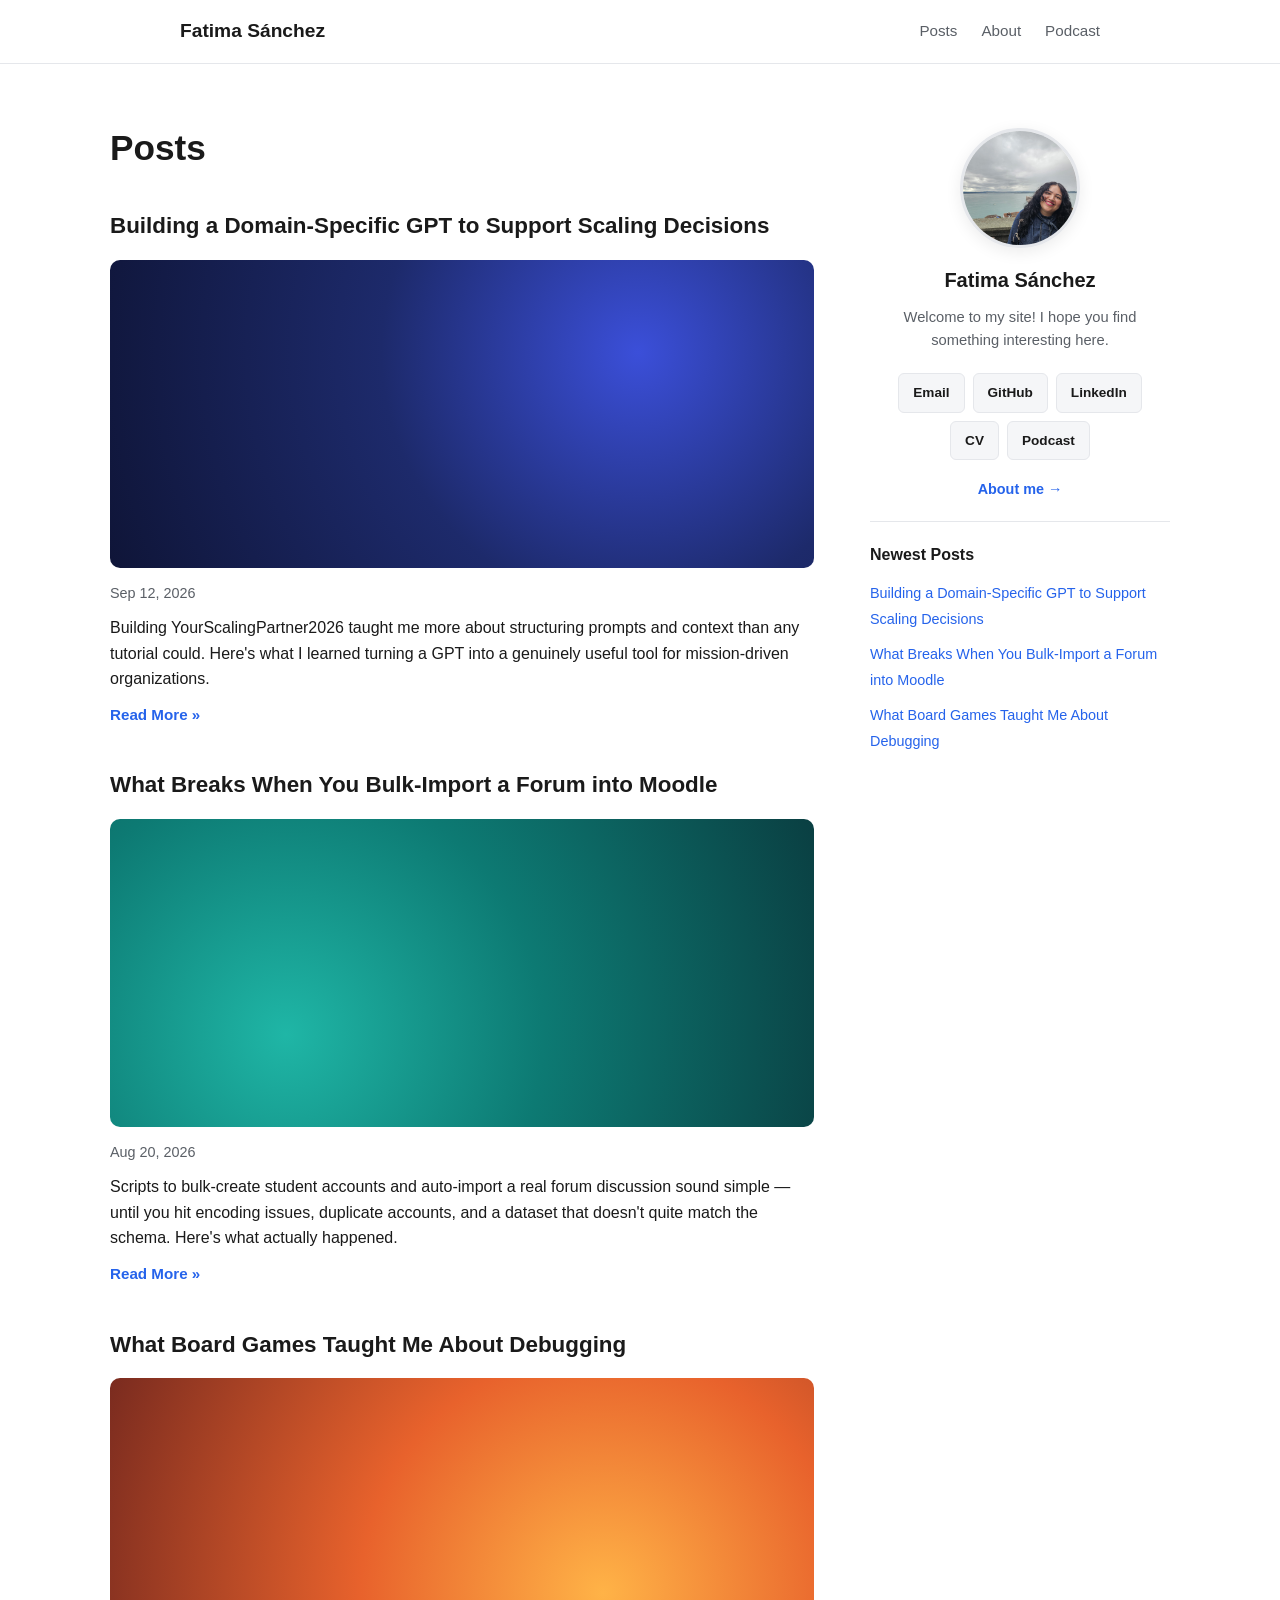
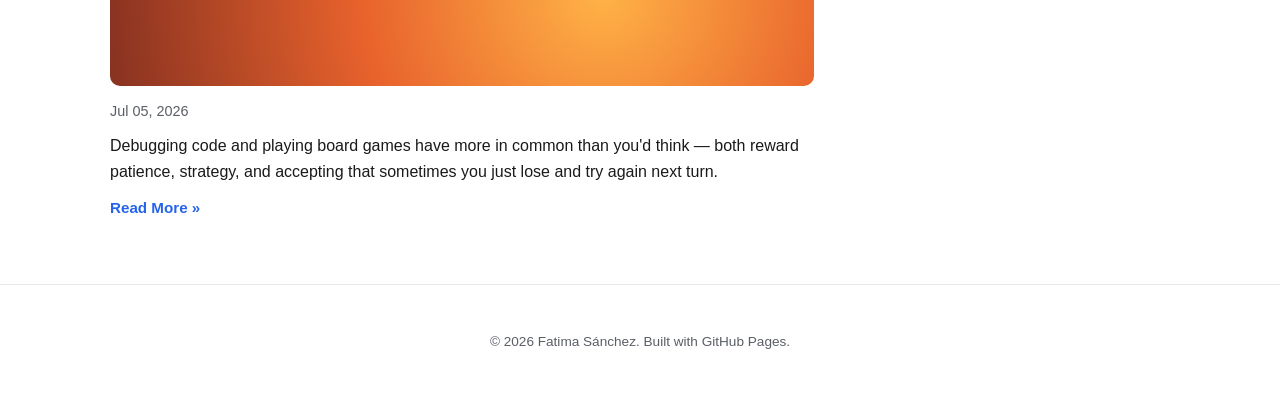
<file: index.html>
<!DOCTYPE html>
<html lang="en">
<head>
<meta charset="UTF-8">
<meta name="viewport" content="width=device-width, initial-scale=1.0">
<title>Fatima Sánchez — Posts</title>
<meta name="description" content="Posts by Fatima Sánchez.">
<link rel="stylesheet" href="style.css">
</head>
<body>

  <header class="site-header">
    <div class="container header-inner">
      <a href="index.html" class="logo">Fatima Sánchez</a>
      <nav>
        <a href="index.html">Posts</a>
        <a href="about.html">About</a>
        <a href="podcast.html">Podcast</a>
      </nav>
    </div>
  </header>

  <div class="page-layout container">

    <main class="posts-main">
      <h1>Posts</h1>

      <div class="posts-list">

        <article class="post-item">
          <a href="posts/post-scaling-gpt.html">
            <h2>Building a Domain-Specific GPT to Support Scaling Decisions</h2>
          </a>
          <a href="posts/post-scaling-gpt.html" class="post-banner post-banner-blue" aria-label="Read: Building a Domain-Specific GPT to Support Scaling Decisions"></a>
          <p class="post-date">Sep 12, 2026</p>
          <!-- EDIT ME: replace with your real excerpt -->
          <p class="post-excerpt">
            Building YourScalingPartner2026 taught me more about structuring prompts and
            context than any tutorial could. Here's what I learned turning a GPT into a
            genuinely useful tool for mission-driven organizations.
          </p>
          <a href="posts/post-scaling-gpt.html" class="read-more">Read More »</a>
        </article>

        <article class="post-item">
          <a href="posts/post-moodle-automation.html">
            <h2>What Breaks When You Bulk-Import a Forum into Moodle</h2>
          </a>
          <a href="posts/post-moodle-automation.html" class="post-banner post-banner-teal" aria-label="Read: What Breaks When You Bulk-Import a Forum into Moodle"></a>
          <p class="post-date">Aug 20, 2026</p>
          <!-- EDIT ME: replace with your real excerpt -->
          <p class="post-excerpt">
            Scripts to bulk-create student accounts and auto-import a real forum discussion
            sound simple — until you hit encoding issues, duplicate accounts, and a dataset
            that doesn't quite match the schema. Here's what actually happened.
          </p>
          <a href="posts/post-moodle-automation.html" class="read-more">Read More »</a>
        </article>

        <article class="post-item">
          <a href="posts/post-board-games.html">
            <h2>What Board Games Taught Me About Debugging</h2>
          </a>
          <a href="posts/post-board-games.html" class="post-banner post-banner-warm" aria-label="Read: What Board Games Taught Me About Debugging"></a>
          <p class="post-date">Jul 05, 2026</p>
          <!-- EDIT ME: replace with your real excerpt -->
          <p class="post-excerpt">
            Debugging code and playing board games have more in common than you'd think —
            both reward patience, strategy, and accepting that sometimes you just lose and
            try again next turn.
          </p>
          <a href="posts/post-board-games.html" class="read-more">Read More »</a>
        </article>

        <!-- EDIT ME: copy one <article class="post-item"> block per new post, and create a matching page under posts/ -->

      </div>
    </main>

    <aside class="sidebar">
      <img src="FatimaSanchezGithub.JPG" alt="Fatima Sánchez" class="sidebar-avatar">
      <h2 class="sidebar-name">Fatima Sánchez</h2>
      <!-- EDIT ME: your welcome line -->
      <p class="sidebar-welcome">Welcome to my site! I hope you find something interesting here.</p>

      <div class="sidebar-buttons">
        <!-- EDIT ME: fill in your real links -->
        <a href="mailto:soyfatointhewelt@gmail.com" class="sidebar-btn">Email</a>
        <a href="https://github.com/soyfatointhewelt" target="_blank" rel="noopener" class="sidebar-btn">GitHub</a>
        <a href="https://www.linkedin.com/in/f%C3%A1tima-s%C3%A1nchez-a37856a4/" target="_blank" rel="noopener" class="sidebar-btn">LinkedIn</a>
        <a href="CV_Fatima_Sanchez_EN.pdf" target="_blank" rel="noopener" class="sidebar-btn">CV</a>
        <a href="podcast.html" class="sidebar-btn">Podcast</a>
      </div>

      <a href="about.html" class="sidebar-about-link">About me →</a>

      <hr class="sidebar-divider">

      <h3 class="sidebar-heading">Newest Posts</h3>
      <ul class="newest-posts">
        <li><a href="posts/post-scaling-gpt.html">Building a Domain-Specific GPT to Support Scaling Decisions</a></li>
        <li><a href="posts/post-moodle-automation.html">What Breaks When You Bulk-Import a Forum into Moodle</a></li>
        <li><a href="posts/post-board-games.html">What Board Games Taught Me About Debugging</a></li>
        <!-- EDIT ME: add a line here each time you publish a new post -->
      </ul>
    </aside>

  </div>

  <footer class="site-footer">
    <div class="container">
      <p>&copy; <span id="year"></span> Fatima Sánchez. Built with GitHub Pages.</p>
    </div>
  </footer>

  <script>
    document.getElementById('year').textContent = new Date().getFullYear();
  </script>

</body>
</html>
</file>
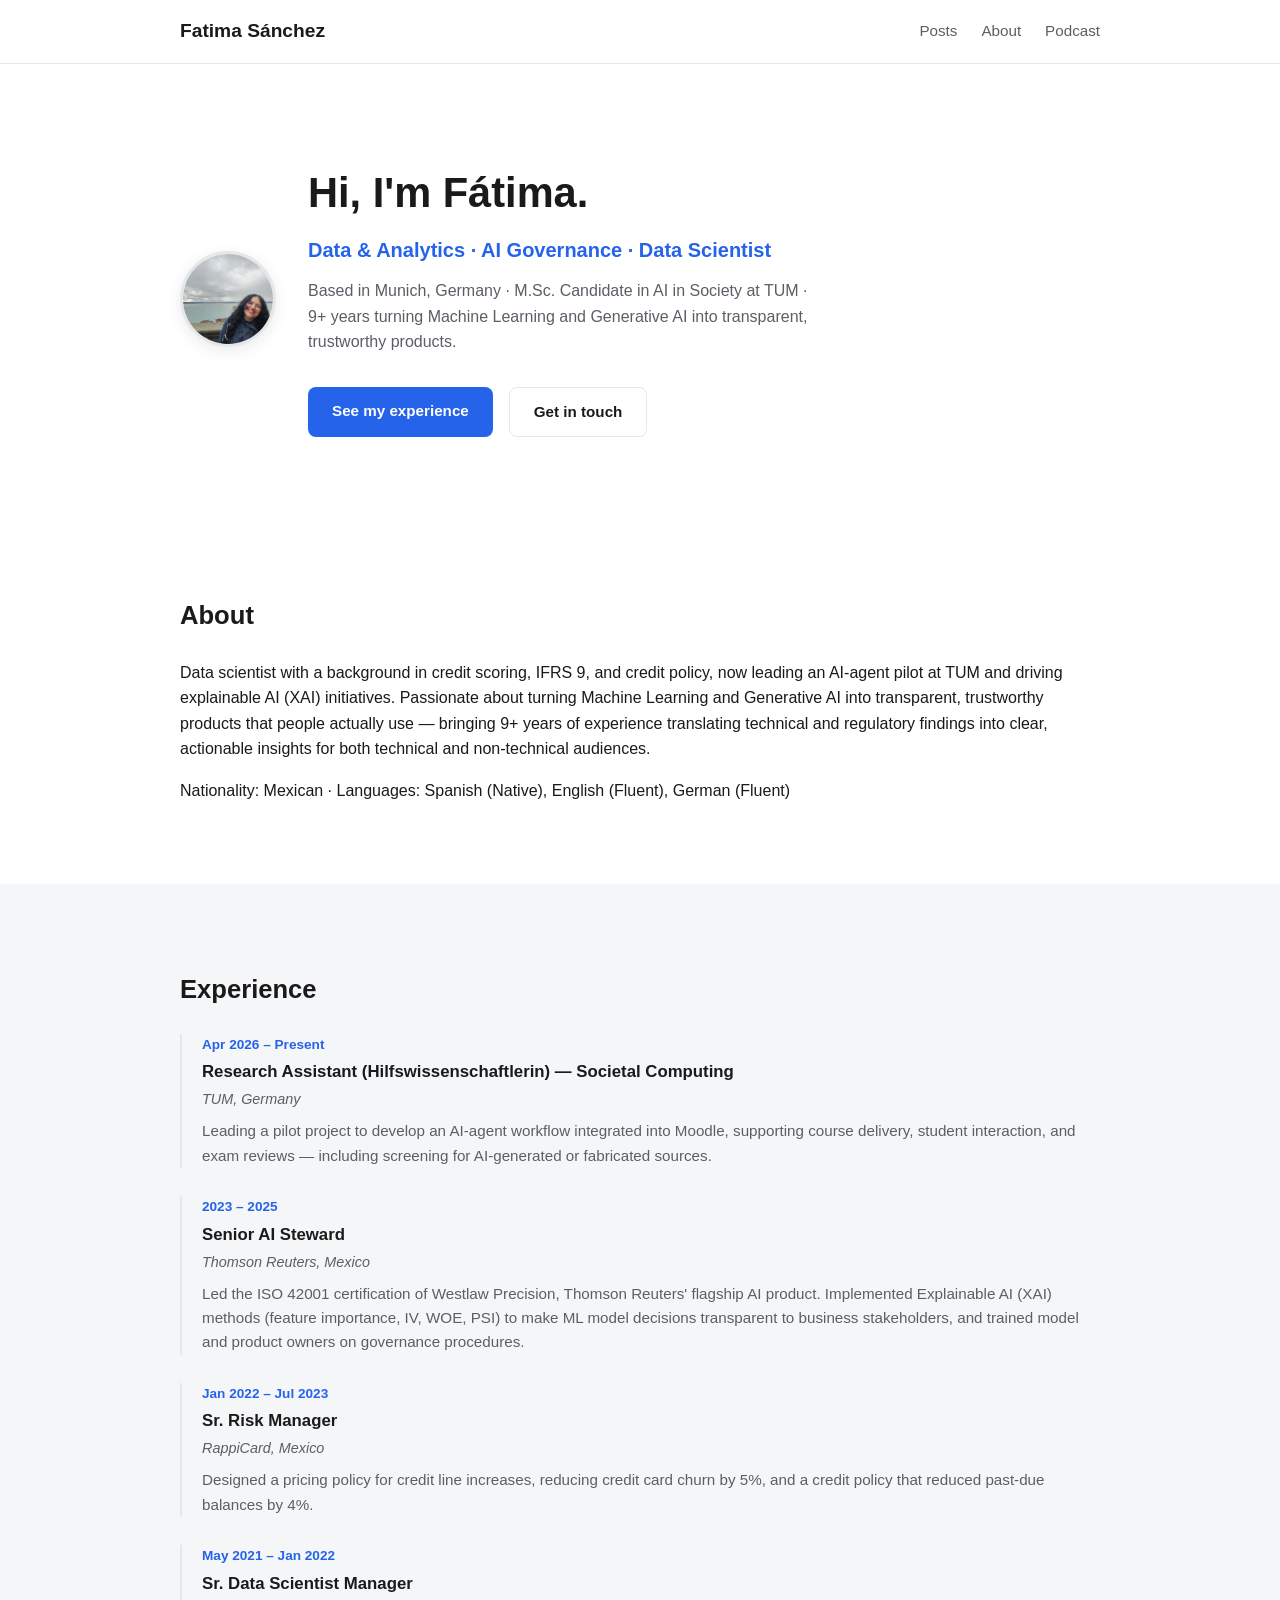
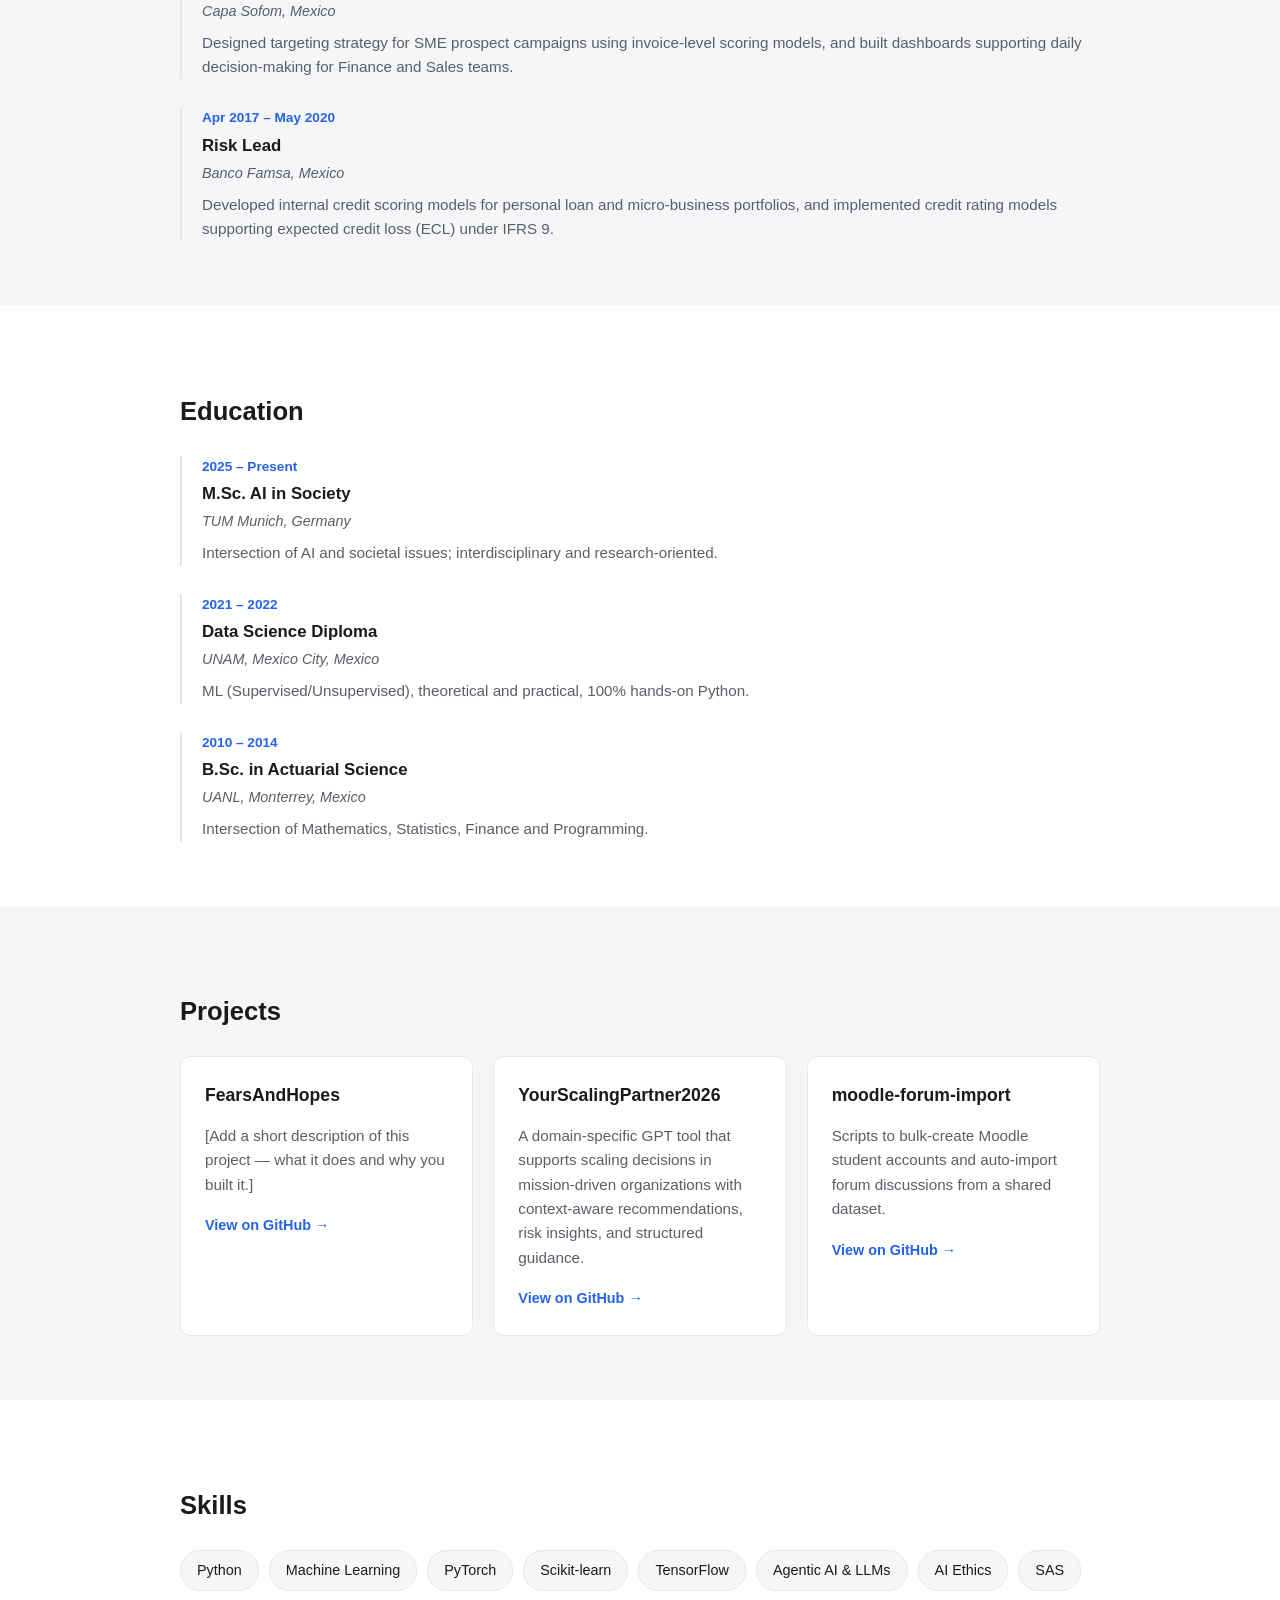
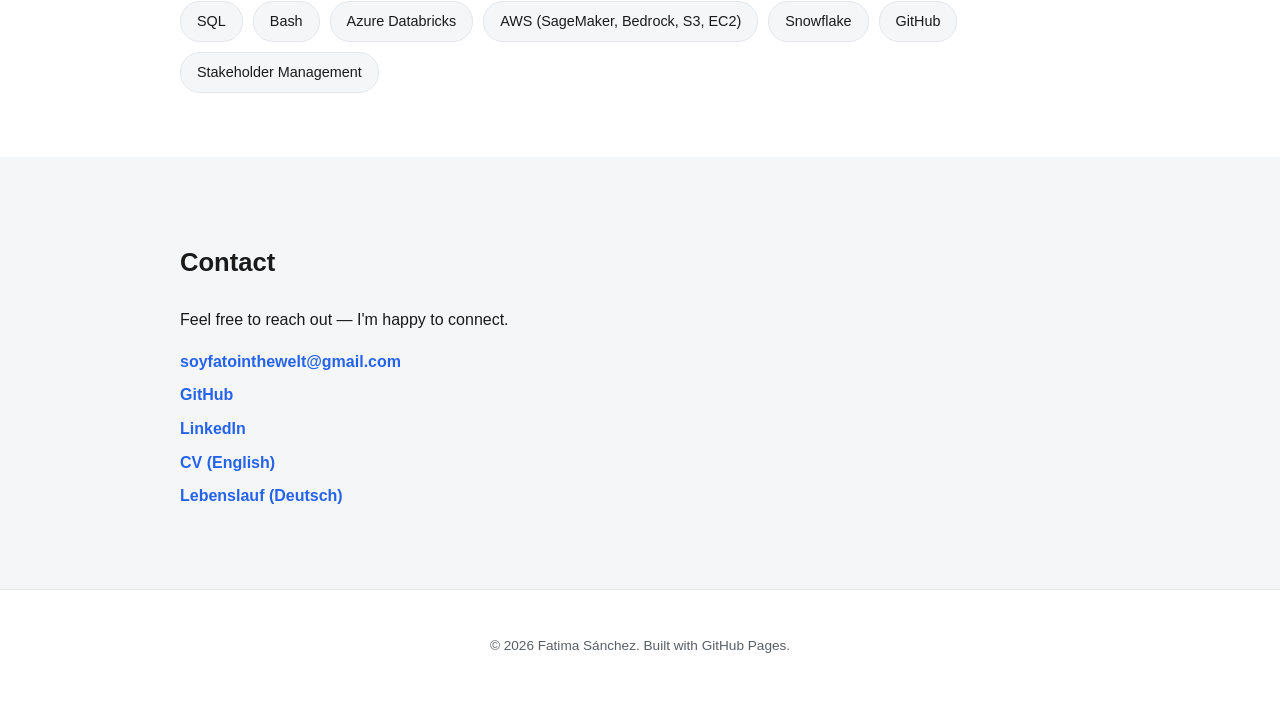
<file: about.html>
<!DOCTYPE html>
<html lang="en">
<head>
<meta charset="UTF-8">
<meta name="viewport" content="width=device-width, initial-scale=1.0">
<title>About — Fatima Sánchez</title>
<meta name="description" content="About Fatima Sánchez — background, projects and skills.">
<link rel="stylesheet" href="style.css">
</head>
<body>

  <header class="site-header">
    <div class="container header-inner">
      <a href="index.html" class="logo">Fatima Sánchez</a>
      <nav>
        <a href="index.html">Posts</a>
        <a href="about.html">About</a>
        <a href="podcast.html">Podcast</a>
      </nav>
    </div>
  </header>

  <main>

    <section id="top" class="hero">
      <div class="container hero-inner">
        <img src="FatimaSanchezGithub.JPG" alt="Fatima Sánchez" class="avatar">
        <div class="hero-text">
          <h1>Hi, I'm Fátima.</h1>
          <p class="tagline">Data & Analytics · AI Governance · Data Scientist</p>
          <p class="hero-sub">Based in Munich, Germany · M.Sc. Candidate in AI in Society at TUM · 9+ years turning Machine Learning and Generative AI into transparent, trustworthy products.</p>
          <div class="hero-actions">
            <a href="#experience" class="btn btn-primary">See my experience</a>
            <a href="#contact" class="btn btn-secondary">Get in touch</a>
          </div>
        </div>
      </div>
    </section>

    <section id="about" class="section">
      <div class="container">
        <h2>About</h2>
        <p>
          Data scientist with a background in credit scoring, IFRS 9, and credit policy, now
          leading an AI-agent pilot at TUM and driving explainable AI (XAI) initiatives.
          Passionate about turning Machine Learning and Generative AI into transparent,
          trustworthy products that people actually use — bringing 9+ years of experience
          translating technical and regulatory findings into clear, actionable insights for
          both technical and non-technical audiences.
        </p>
        <p>
          Nationality: Mexican · Languages: Spanish (Native), English (Fluent), German (Fluent)
        </p>
      </div>
    </section>

    <section id="experience" class="section section-alt">
      <div class="container">
        <h2>Experience</h2>
        <div class="timeline">

          <div class="timeline-item">
            <p class="timeline-date">Apr 2026 – Present</p>
            <h3>Research Assistant (Hilfswissenschaftlerin) — Societal Computing</h3>
            <p class="timeline-org">TUM, Germany</p>
            <p>Leading a pilot project to develop an AI-agent workflow integrated into Moodle, supporting course delivery, student interaction, and exam reviews — including screening for AI-generated or fabricated sources.</p>
          </div>

          <div class="timeline-item">
            <p class="timeline-date">2023 – 2025</p>
            <h3>Senior AI Steward</h3>
            <p class="timeline-org">Thomson Reuters, Mexico</p>
            <p>Led the ISO 42001 certification of Westlaw Precision, Thomson Reuters' flagship AI product. Implemented Explainable AI (XAI) methods (feature importance, IV, WOE, PSI) to make ML model decisions transparent to business stakeholders, and trained model and product owners on governance procedures.</p>
          </div>

          <div class="timeline-item">
            <p class="timeline-date">Jan 2022 – Jul 2023</p>
            <h3>Sr. Risk Manager</h3>
            <p class="timeline-org">RappiCard, Mexico</p>
            <p>Designed a pricing policy for credit line increases, reducing credit card churn by 5%, and a credit policy that reduced past-due balances by 4%.</p>
          </div>

          <div class="timeline-item">
            <p class="timeline-date">May 2021 – Jan 2022</p>
            <h3>Sr. Data Scientist Manager</h3>
            <p class="timeline-org">Capa Sofom, Mexico</p>
            <p>Designed targeting strategy for SME prospect campaigns using invoice-level scoring models, and built dashboards supporting daily decision-making for Finance and Sales teams.</p>
          </div>

          <div class="timeline-item">
            <p class="timeline-date">Apr 2017 – May 2020</p>
            <h3>Risk Lead</h3>
            <p class="timeline-org">Banco Famsa, Mexico</p>
            <p>Developed internal credit scoring models for personal loan and micro-business portfolios, and implemented credit rating models supporting expected credit loss (ECL) under IFRS 9.</p>
          </div>

          <!-- EDIT ME: add or remove roles as you like — e.g. Capa Sofom, Deloitte, TEC Milenio from your CV -->

        </div>
      </div>
    </section>

    <section id="education" class="section">
      <div class="container">
        <h2>Education</h2>
        <div class="timeline">

          <div class="timeline-item">
            <p class="timeline-date">2025 – Present</p>
            <h3>M.Sc. AI in Society</h3>
            <p class="timeline-org">TUM Munich, Germany</p>
            <p>Intersection of AI and societal issues; interdisciplinary and research-oriented.</p>
          </div>

          <div class="timeline-item">
            <p class="timeline-date">2021 – 2022</p>
            <h3>Data Science Diploma</h3>
            <p class="timeline-org">UNAM, Mexico City, Mexico</p>
            <p>ML (Supervised/Unsupervised), theoretical and practical, 100% hands-on Python.</p>
          </div>

          <div class="timeline-item">
            <p class="timeline-date">2010 – 2014</p>
            <h3>B.Sc. in Actuarial Science</h3>
            <p class="timeline-org">UANL, Monterrey, Mexico</p>
            <p>Intersection of Mathematics, Statistics, Finance and Programming.</p>
          </div>

        </div>
      </div>
    </section>

    <section id="projects" class="section section-alt">
      <div class="container">
        <h2>Projects</h2>
        <div class="card-grid">

          <article class="card">
            <h3>FearsAndHopes</h3>
            <p>[Add a short description of this project — what it does and why you built it.]</p>
            <a href="https://github.com/soyfatointhewelt/FearsAndHopes" target="_blank" rel="noopener">View on GitHub →</a>
          </article>

          <article class="card">
            <h3>YourScalingPartner2026</h3>
            <p>A domain-specific GPT tool that supports scaling decisions in mission-driven organizations with context-aware recommendations, risk insights, and structured guidance.</p>
            <a href="https://github.com/soyfatointhewelt/YourScalingPartner2026" target="_blank" rel="noopener">View on GitHub →</a>
          </article>

          <article class="card">
            <h3>moodle-forum-import</h3>
            <p>Scripts to bulk-create Moodle student accounts and auto-import forum discussions from a shared dataset.</p>
            <a href="https://github.com/soyfatointhewelt/moodle-forum-import" target="_blank" rel="noopener">View on GitHub →</a>
          </article>

          <!-- EDIT ME: add more <article class="card"> blocks for more projects, or remove ones you don't want shown -->

        </div>
      </div>
    </section>

    <section id="skills" class="section">
      <div class="container">
        <h2>Skills</h2>
        <ul class="tag-list">
          <li>Python</li>
          <li>Machine Learning</li>
          <li>PyTorch</li>
          <li>Scikit-learn</li>
          <li>TensorFlow</li>
          <li>Agentic AI & LLMs</li>
          <li>AI Ethics</li>
          <li>SAS</li>
          <li>SQL</li>
          <li>Bash</li>
          <li>Azure Databricks</li>
          <li>AWS (SageMaker, Bedrock, S3, EC2)</li>
          <li>Snowflake</li>
          <li>GitHub</li>
          <li>Stakeholder Management</li>
        </ul>
      </div>
    </section>

    <section id="contact" class="section section-alt">
      <div class="container">
        <h2>Contact</h2>
        <p>Feel free to reach out — I'm happy to connect.</p>
        <ul class="contact-list">
          <!-- EDIT ME: fill in your real links -->
          <li><a href="mailto:soyfatointhewelt@gmail.com">soyfatointhewelt@gmail.com</a></li>
          <li><a href="https://github.com/soyfatointhewelt" target="_blank" rel="noopener">GitHub</a></li>
          <li><a href="https://www.linkedin.com/in/f%C3%A1tima-s%C3%A1nchez-a37856a4/" target="_blank" rel="noopener">LinkedIn</a></li>
          <li><a href="CV_Fatima_Sanchez_EN.pdf" target="_blank" rel="noopener">CV (English)</a></li>
          <li><a href="Lebenslauf_Fatima_Sanchez_DE.pdf" target="_blank" rel="noopener">Lebenslauf (Deutsch)</a></li>
        </ul>
      </div>
    </section>

  </main>

  <footer class="site-footer">
    <div class="container">
      <p>&copy; <span id="year"></span> Fatima Sánchez. Built with GitHub Pages.</p>
    </div>
  </footer>

  <script>
    document.getElementById('year').textContent = new Date().getFullYear();
  </script>

</body>
</html>
</file>
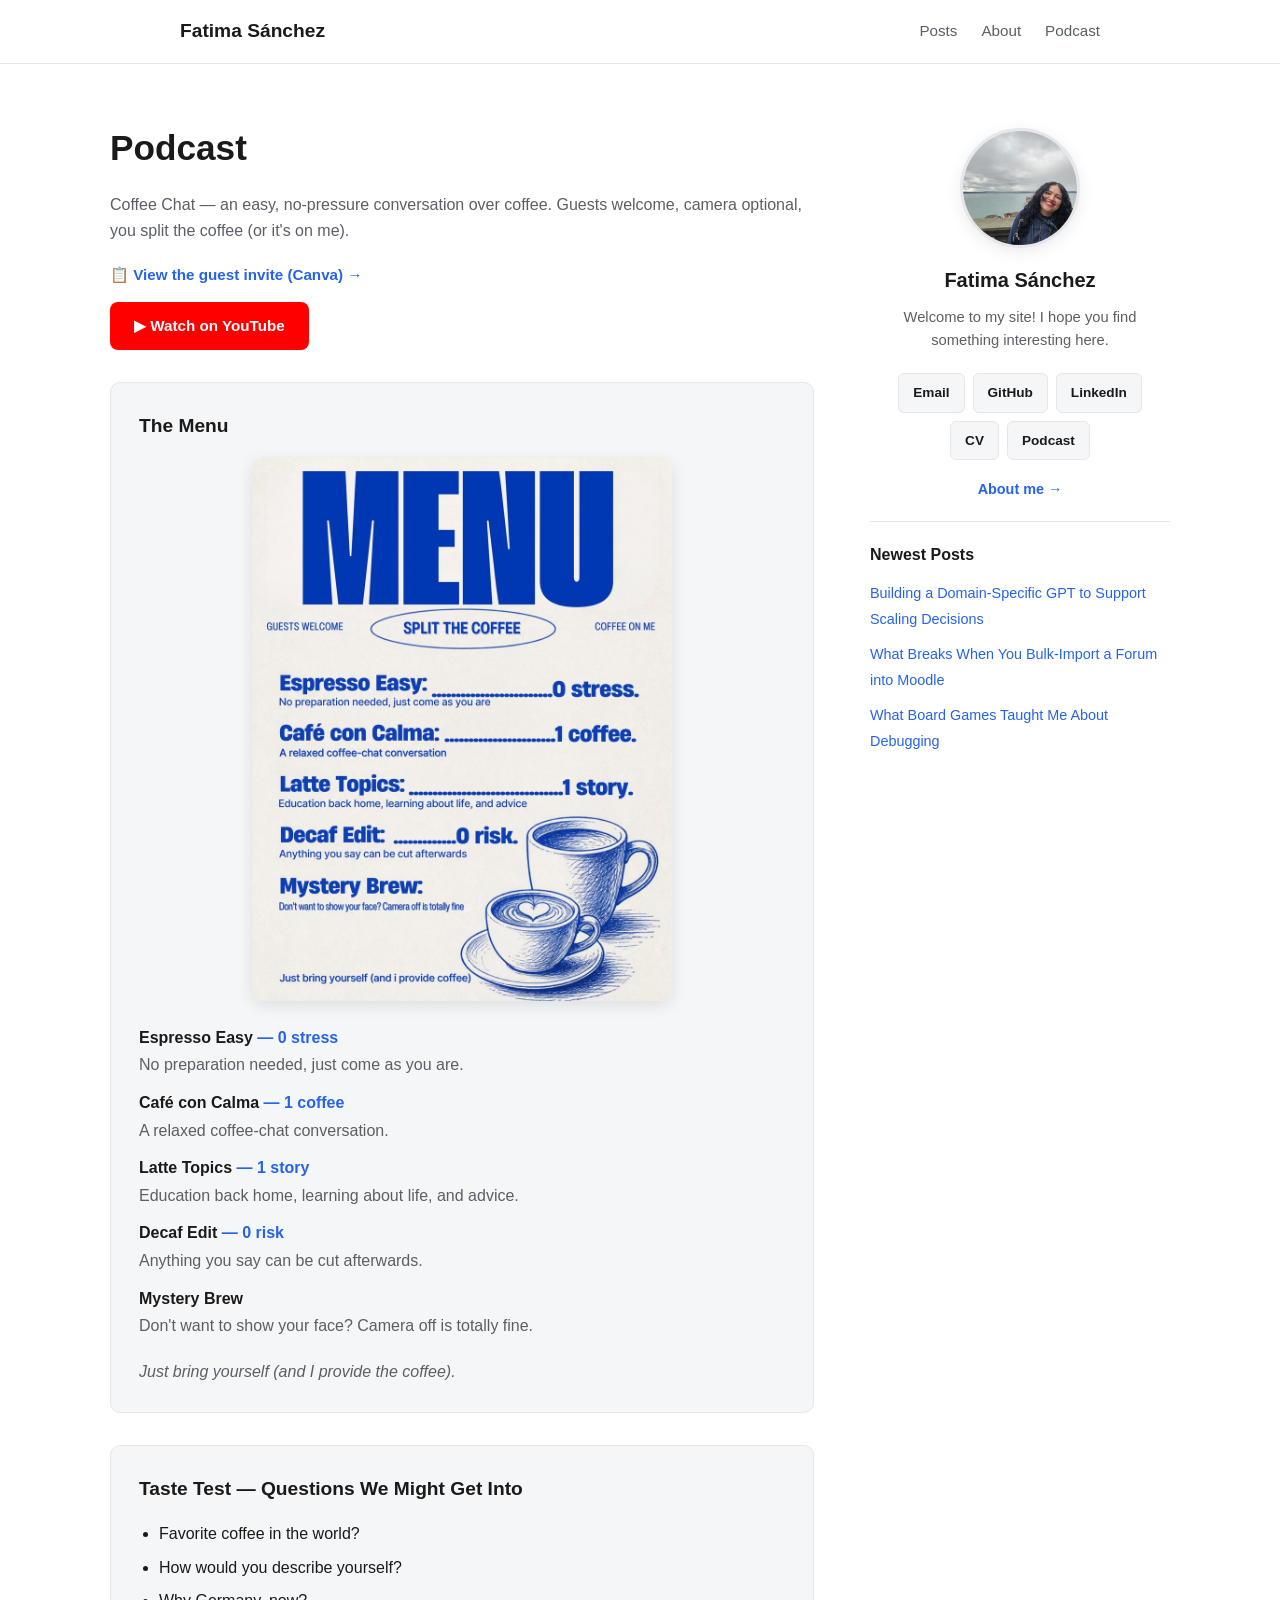
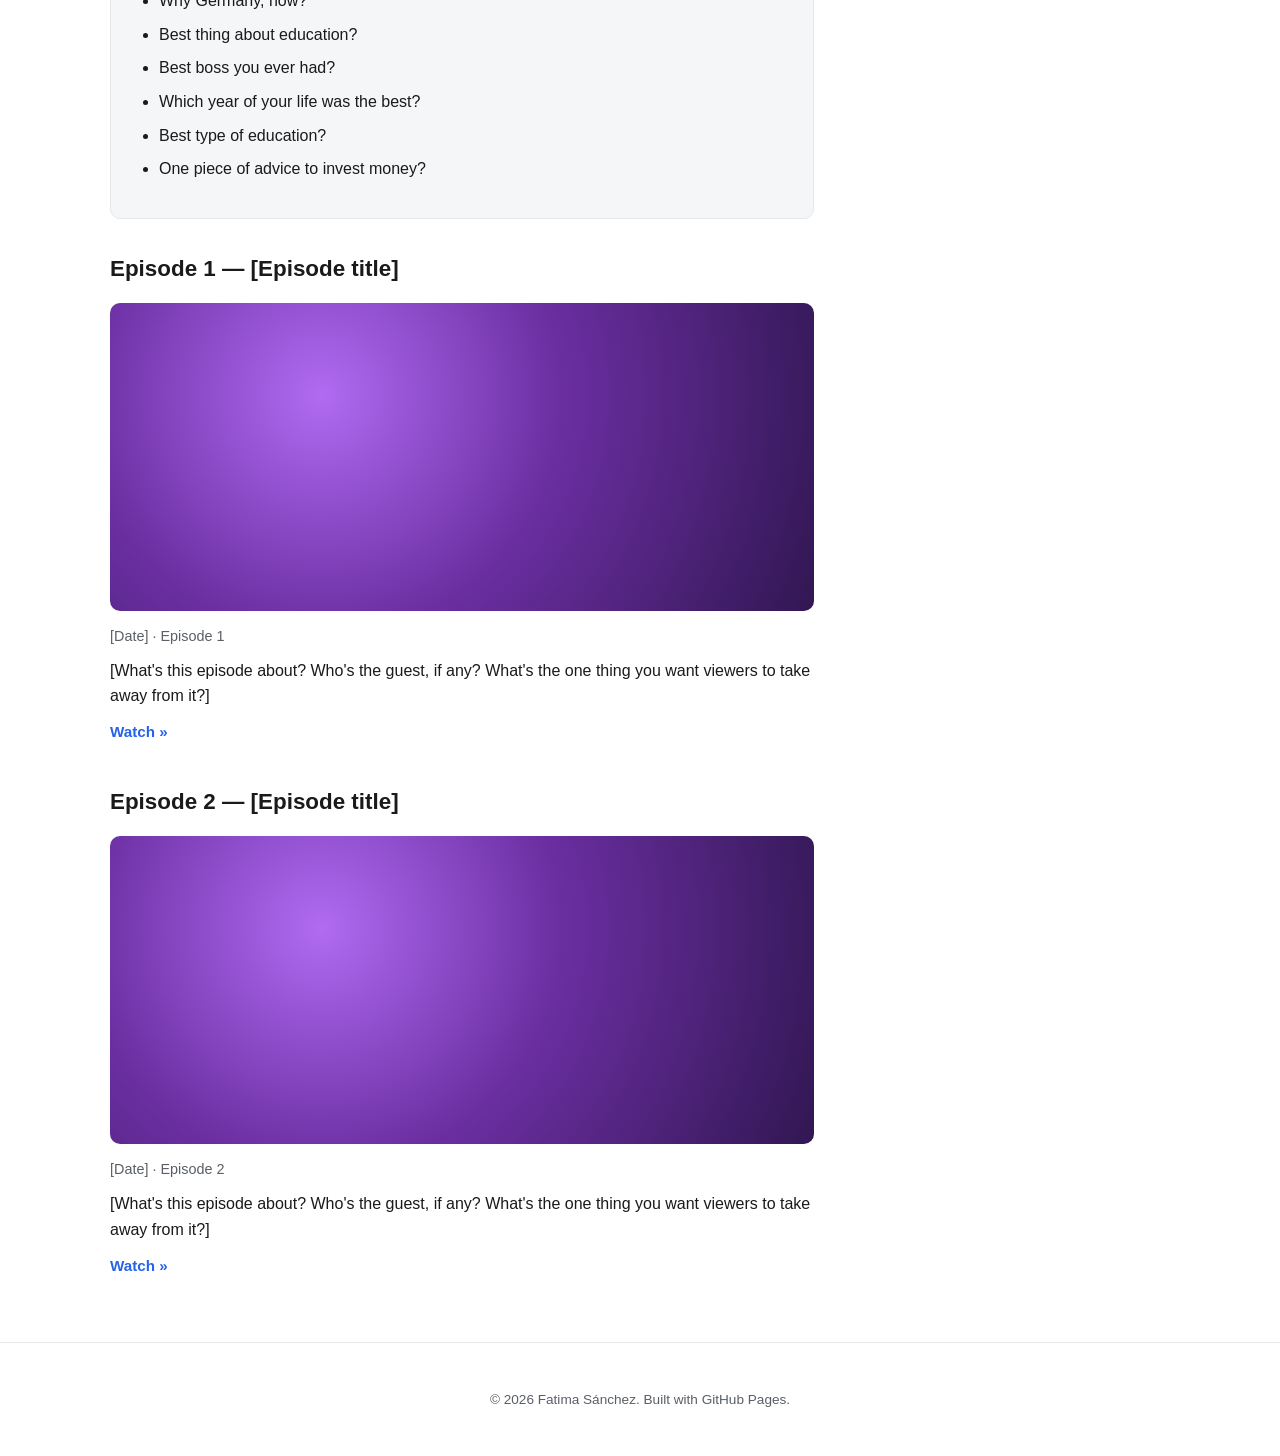
<file: podcast.html>
<!DOCTYPE html>
<html lang="en">
<head>
<meta charset="UTF-8">
<meta name="viewport" content="width=device-width, initial-scale=1.0">
<title>Podcast — Fatima Sánchez</title>
<meta name="description" content="Podcast project by Fatima Sánchez.">
<link rel="stylesheet" href="style.css">
</head>
<body>

  <header class="site-header">
    <div class="container header-inner">
      <a href="index.html" class="logo">Fatima Sánchez</a>
      <nav>
        <a href="index.html">Posts</a>
        <a href="about.html">About</a>
        <a href="podcast.html">Podcast</a>
      </nav>
    </div>
  </header>

  <div class="page-layout container">

    <main class="posts-main">
      <h1>Podcast</h1>

      <!-- EDIT ME: tweak the wording if you'd like, but this matches your Coffee Chat flyer -->
      <p class="podcast-intro">
        Coffee Chat — an easy, no-pressure conversation over coffee. Guests welcome,
        camera optional, you split the coffee (or it's on me).
      </p>

      <!-- EDIT ME: replace with your real Canva share link -->
      <a href="#" target="_blank" rel="noopener" class="canva-link">📋 View the guest invite (Canva) →</a>

      <a href="https://www.youtube.com/@soyfatointhewelt" target="_blank" rel="noopener" class="youtube-btn">▶ Watch on YouTube</a>

      <div class="coffee-menu">
        <h2>The Menu</h2>
        <img src="coffee-chat-menu.jpg" alt="Coffee Chat menu: Espresso Easy — 0 stress, no preparation needed, just come as you are. Café con Calma — 1 coffee, a relaxed coffee-chat conversation. Latte Topics — 1 story, education back home, learning about life, and advice. Decaf Edit — 0 risk, anything you say can be cut afterwards. Mystery Brew — don't want to show your face? Camera off is totally fine. Just bring yourself, and I provide the coffee." class="coffee-menu-image">
        <dl class="coffee-menu-text">
          <dt>Espresso Easy <span>— 0 stress</span></dt>
          <dd>No preparation needed, just come as you are.</dd>
          <dt>Café con Calma <span>— 1 coffee</span></dt>
          <dd>A relaxed coffee-chat conversation.</dd>
          <dt>Latte Topics <span>— 1 story</span></dt>
          <dd>Education back home, learning about life, and advice.</dd>
          <dt>Decaf Edit <span>— 0 risk</span></dt>
          <dd>Anything you say can be cut afterwards.</dd>
          <dt>Mystery Brew</dt>
          <dd>Don't want to show your face? Camera off is totally fine.</dd>
        </dl>
        <p class="coffee-menu-footer">Just bring yourself (and I provide the coffee).</p>
      </div>

      <div class="coffee-taste-test">
        <h2>Taste Test — Questions We Might Get Into</h2>
        <ul>
          <li>Favorite coffee in the world?</li>
          <li>How would you describe yourself?</li>
          <li>Why Germany, now?</li>
          <li>Best thing about education?</li>
          <li>Best boss you ever had?</li>
          <li>Which year of your life was the best?</li>
          <li>Best type of education?</li>
          <li>One piece of advice to invest money?</li>
        </ul>
      </div>

      <div class="posts-list">

        <article class="post-item">
          <h2>Episode 1 — [Episode title]</h2>
          <div class="post-banner post-banner-purple"></div>
          <p class="post-date">[Date] · Episode 1</p>
          <!-- EDIT ME: replace with your real episode description -->
          <p class="post-excerpt">
            [What's this episode about? Who's the guest, if any? What's the one thing
            you want viewers to take away from it?]
          </p>
          <a href="#" class="read-more">Watch »</a>
        </article>

        <article class="post-item">
          <h2>Episode 2 — [Episode title]</h2>
          <div class="post-banner post-banner-purple"></div>
          <p class="post-date">[Date] · Episode 2</p>
          <!-- EDIT ME: replace with your real episode description -->
          <p class="post-excerpt">
            [What's this episode about? Who's the guest, if any? What's the one thing
            you want viewers to take away from it?]
          </p>
          <a href="#" class="read-more">Watch »</a>
        </article>

        <!-- EDIT ME: copy one <article class="post-item"> block per new episode -->

      </div>
    </main>

    <aside class="sidebar">
      <img src="FatimaSanchezGithub.JPG" alt="Fatima Sánchez" class="sidebar-avatar">
      <h2 class="sidebar-name">Fatima Sánchez</h2>
      <p class="sidebar-welcome">Welcome to my site! I hope you find something interesting here.</p>

      <div class="sidebar-buttons">
        <!-- EDIT ME: fill in your real links -->
        <a href="mailto:soyfatointhewelt@gmail.com" class="sidebar-btn">Email</a>
        <a href="https://github.com/soyfatointhewelt" target="_blank" rel="noopener" class="sidebar-btn">GitHub</a>
        <a href="https://www.linkedin.com/in/f%C3%A1tima-s%C3%A1nchez-a37856a4/" target="_blank" rel="noopener" class="sidebar-btn">LinkedIn</a>
        <a href="CV_Fatima_Sanchez_EN.pdf" target="_blank" rel="noopener" class="sidebar-btn">CV</a>
        <a href="podcast.html" class="sidebar-btn">Podcast</a>
      </div>

      <a href="about.html" class="sidebar-about-link">About me →</a>

      <hr class="sidebar-divider">

      <h3 class="sidebar-heading">Newest Posts</h3>
      <ul class="newest-posts">
        <li><a href="posts/post-scaling-gpt.html">Building a Domain-Specific GPT to Support Scaling Decisions</a></li>
        <li><a href="posts/post-moodle-automation.html">What Breaks When You Bulk-Import a Forum into Moodle</a></li>
        <li><a href="posts/post-board-games.html">What Board Games Taught Me About Debugging</a></li>
      </ul>
    </aside>

  </div>

  <footer class="site-footer">
    <div class="container">
      <p>&copy; <span id="year"></span> Fatima Sánchez. Built with GitHub Pages.</p>
    </div>
  </footer>

  <script>
    document.getElementById('year').textContent = new Date().getFullYear();
  </script>

</body>
</html>
</file>
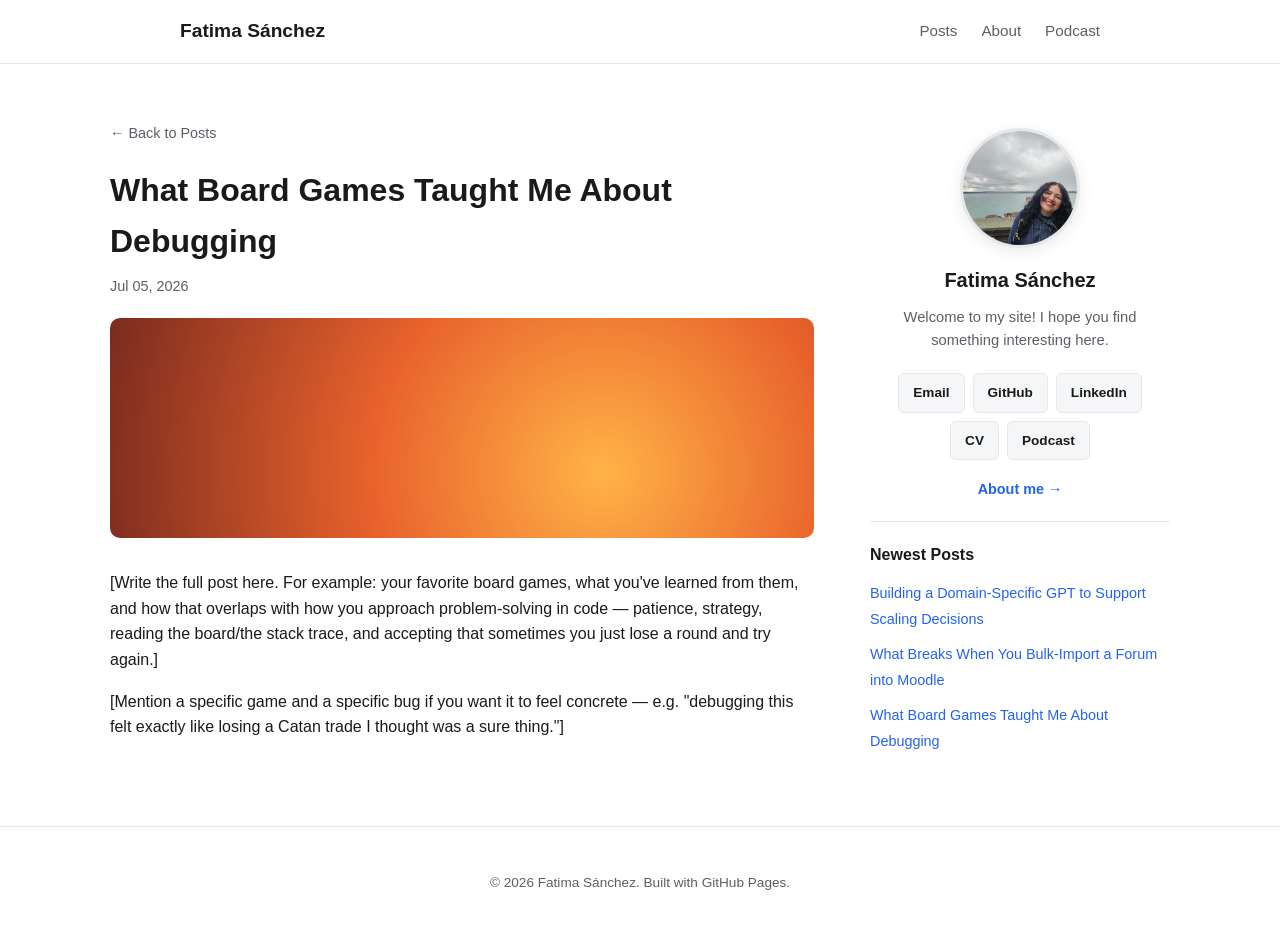
<file: posts/post-board-games.html>
<!DOCTYPE html>
<html lang="en">
<head>
<meta charset="UTF-8">
<meta name="viewport" content="width=device-width, initial-scale=1.0">
<title>What Board Games Taught Me About Debugging — Fatima Sánchez</title>
<link rel="stylesheet" href="../style.css">
</head>
<body>

  <header class="site-header">
    <div class="container header-inner">
      <a href="../index.html" class="logo">Fatima Sánchez</a>
      <nav>
        <a href="../index.html">Posts</a>
        <a href="../about.html">About</a>
        <a href="../podcast.html">Podcast</a>
      </nav>
    </div>
  </header>

  <div class="page-layout container">

    <main class="post-detail">
      <a href="../index.html" class="back-link">← Back to Posts</a>
      <h1>What Board Games Taught Me About Debugging</h1>
      <p class="post-date">Jul 05, 2026</p>
      <div class="post-banner post-banner-warm post-banner-large"></div>

      <!-- EDIT ME: replace this whole section with your real post content -->
      <p>
        [Write the full post here. For example: your favorite board games, what you've
        learned from them, and how that overlaps with how you approach problem-solving
        in code — patience, strategy, reading the board/the stack trace, and accepting
        that sometimes you just lose a round and try again.]
      </p>
      <p>
        [Mention a specific game and a specific bug if you want it to feel concrete —
        e.g. "debugging this felt exactly like losing a Catan trade I thought was a sure thing."]
      </p>
    </main>

    <aside class="sidebar">
      <img src="../FatimaSanchezGithub.JPG" alt="Fatima Sánchez" class="sidebar-avatar">
      <h2 class="sidebar-name">Fatima Sánchez</h2>
      <p class="sidebar-welcome">Welcome to my site! I hope you find something interesting here.</p>

      <div class="sidebar-buttons">
        <a href="mailto:soyfatointhewelt@gmail.com" class="sidebar-btn">Email</a>
        <a href="https://github.com/soyfatointhewelt" target="_blank" rel="noopener" class="sidebar-btn">GitHub</a>
        <a href="https://www.linkedin.com/in/f%C3%A1tima-s%C3%A1nchez-a37856a4/" target="_blank" rel="noopener" class="sidebar-btn">LinkedIn</a>
        <a href="../CV_Fatima_Sanchez_EN.pdf" target="_blank" rel="noopener" class="sidebar-btn">CV</a>
        <a href="../podcast.html" class="sidebar-btn">Podcast</a>
      </div>

      <a href="../about.html" class="sidebar-about-link">About me →</a>

      <hr class="sidebar-divider">

      <h3 class="sidebar-heading">Newest Posts</h3>
      <ul class="newest-posts">
        <li><a href="post-scaling-gpt.html">Building a Domain-Specific GPT to Support Scaling Decisions</a></li>
        <li><a href="post-moodle-automation.html">What Breaks When You Bulk-Import a Forum into Moodle</a></li>
        <li><a href="post-board-games.html">What Board Games Taught Me About Debugging</a></li>
      </ul>
    </aside>

  </div>

  <footer class="site-footer">
    <div class="container">
      <p>&copy; <span id="year"></span> Fatima Sánchez. Built with GitHub Pages.</p>
    </div>
  </footer>

  <script>
    document.getElementById('year').textContent = new Date().getFullYear();
  </script>

</body>
</html>
</file>
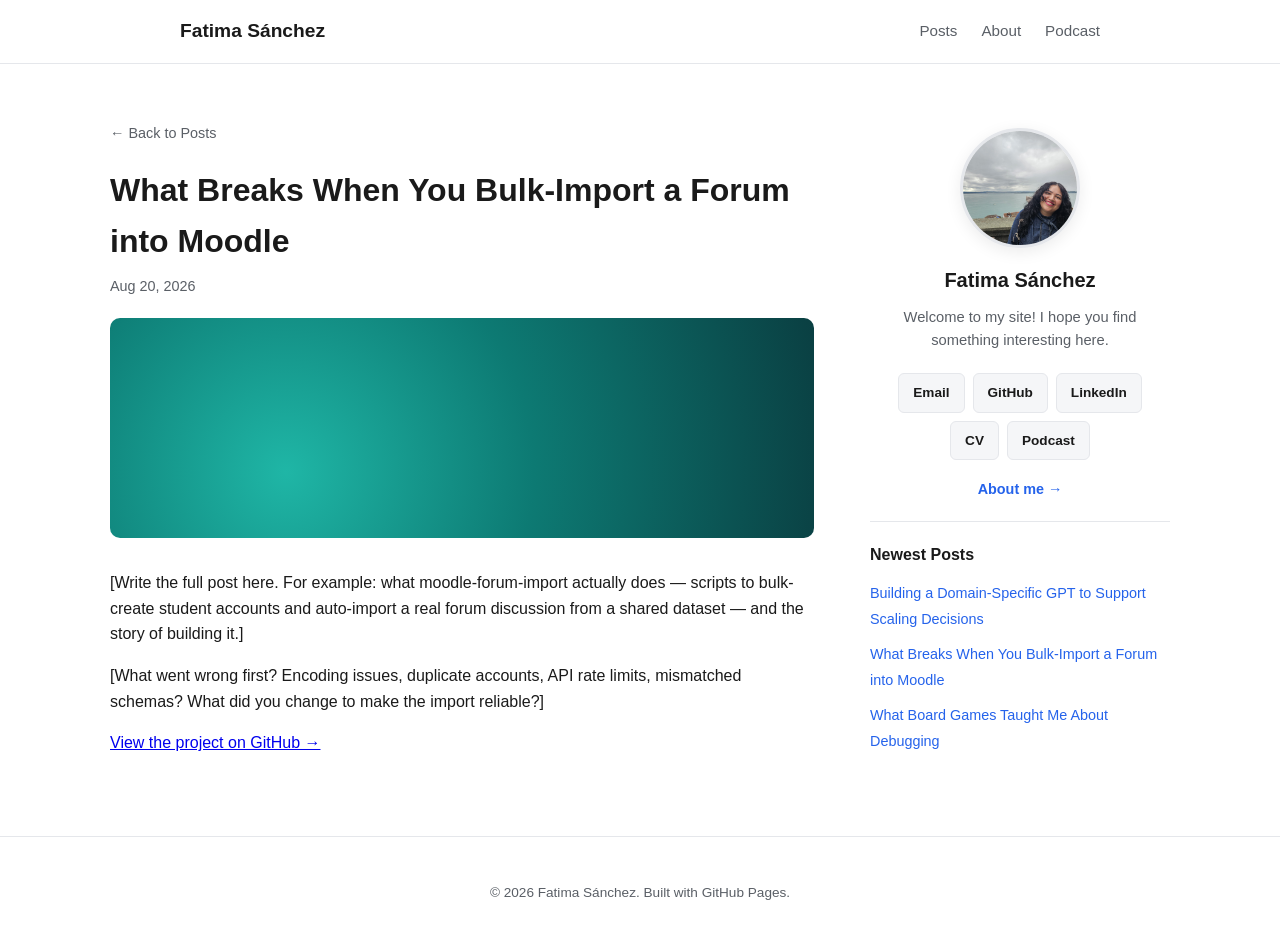
<file: posts/post-moodle-automation.html>
<!DOCTYPE html>
<html lang="en">
<head>
<meta charset="UTF-8">
<meta name="viewport" content="width=device-width, initial-scale=1.0">
<title>What Breaks When You Bulk-Import a Forum into Moodle — Fatima Sánchez</title>
<link rel="stylesheet" href="../style.css">
</head>
<body>

  <header class="site-header">
    <div class="container header-inner">
      <a href="../index.html" class="logo">Fatima Sánchez</a>
      <nav>
        <a href="../index.html">Posts</a>
        <a href="../about.html">About</a>
        <a href="../podcast.html">Podcast</a>
      </nav>
    </div>
  </header>

  <div class="page-layout container">

    <main class="post-detail">
      <a href="../index.html" class="back-link">← Back to Posts</a>
      <h1>What Breaks When You Bulk-Import a Forum into Moodle</h1>
      <p class="post-date">Aug 20, 2026</p>
      <div class="post-banner post-banner-teal post-banner-large"></div>

      <!-- EDIT ME: replace this whole section with your real post content -->
      <p>
        [Write the full post here. For example: what moodle-forum-import actually does —
        scripts to bulk-create student accounts and auto-import a real forum discussion
        from a shared dataset — and the story of building it.]
      </p>
      <p>
        [What went wrong first? Encoding issues, duplicate accounts, API rate limits,
        mismatched schemas? What did you change to make the import reliable?]
      </p>
      <p>
        <a href="https://github.com/soyfatointhewelt/moodle-forum-import" target="_blank" rel="noopener">View the project on GitHub →</a>
      </p>
    </main>

    <aside class="sidebar">
      <img src="../FatimaSanchezGithub.JPG" alt="Fatima Sánchez" class="sidebar-avatar">
      <h2 class="sidebar-name">Fatima Sánchez</h2>
      <p class="sidebar-welcome">Welcome to my site! I hope you find something interesting here.</p>

      <div class="sidebar-buttons">
        <a href="mailto:soyfatointhewelt@gmail.com" class="sidebar-btn">Email</a>
        <a href="https://github.com/soyfatointhewelt" target="_blank" rel="noopener" class="sidebar-btn">GitHub</a>
        <a href="https://www.linkedin.com/in/f%C3%A1tima-s%C3%A1nchez-a37856a4/" target="_blank" rel="noopener" class="sidebar-btn">LinkedIn</a>
        <a href="../CV_Fatima_Sanchez_EN.pdf" target="_blank" rel="noopener" class="sidebar-btn">CV</a>
        <a href="../podcast.html" class="sidebar-btn">Podcast</a>
      </div>

      <a href="../about.html" class="sidebar-about-link">About me →</a>

      <hr class="sidebar-divider">

      <h3 class="sidebar-heading">Newest Posts</h3>
      <ul class="newest-posts">
        <li><a href="post-scaling-gpt.html">Building a Domain-Specific GPT to Support Scaling Decisions</a></li>
        <li><a href="post-moodle-automation.html">What Breaks When You Bulk-Import a Forum into Moodle</a></li>
        <li><a href="post-board-games.html">What Board Games Taught Me About Debugging</a></li>
      </ul>
    </aside>

  </div>

  <footer class="site-footer">
    <div class="container">
      <p>&copy; <span id="year"></span> Fatima Sánchez. Built with GitHub Pages.</p>
    </div>
  </footer>

  <script>
    document.getElementById('year').textContent = new Date().getFullYear();
  </script>

</body>
</html>
</file>
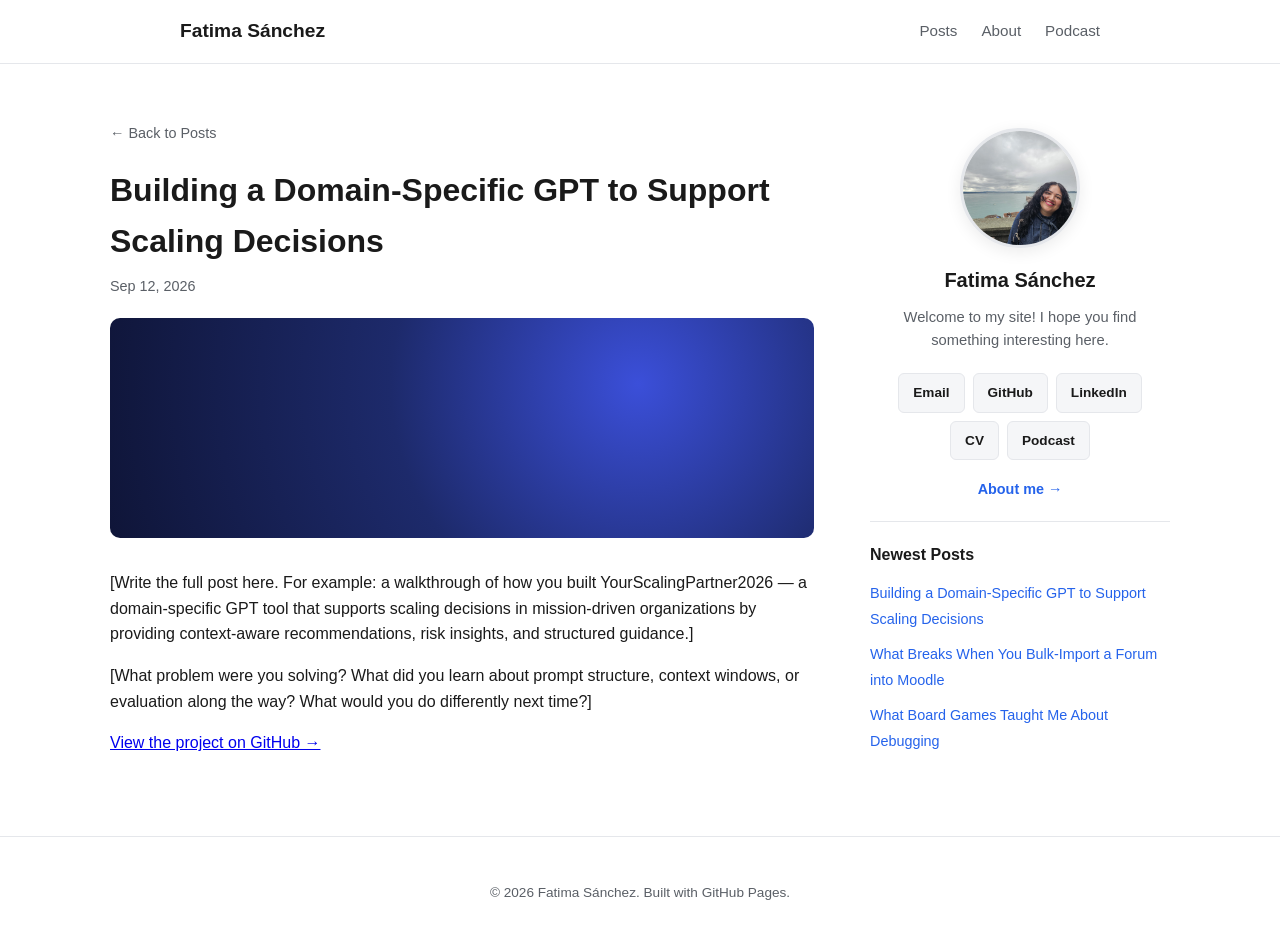
<file: posts/post-scaling-gpt.html>
<!DOCTYPE html>
<html lang="en">
<head>
<meta charset="UTF-8">
<meta name="viewport" content="width=device-width, initial-scale=1.0">
<title>Building a Domain-Specific GPT to Support Scaling Decisions — Fatima Sánchez</title>
<link rel="stylesheet" href="../style.css">
</head>
<body>

  <header class="site-header">
    <div class="container header-inner">
      <a href="../index.html" class="logo">Fatima Sánchez</a>
      <nav>
        <a href="../index.html">Posts</a>
        <a href="../about.html">About</a>
        <a href="../podcast.html">Podcast</a>
      </nav>
    </div>
  </header>

  <div class="page-layout container">

    <main class="post-detail">
      <a href="../index.html" class="back-link">← Back to Posts</a>
      <h1>Building a Domain-Specific GPT to Support Scaling Decisions</h1>
      <p class="post-date">Sep 12, 2026</p>
      <div class="post-banner post-banner-blue post-banner-large"></div>

      <!-- EDIT ME: replace this whole section with your real post content -->
      <p>
        [Write the full post here. For example: a walkthrough of how you built
        YourScalingPartner2026 — a domain-specific GPT tool that supports scaling decisions
        in mission-driven organizations by providing context-aware recommendations, risk
        insights, and structured guidance.]
      </p>
      <p>
        [What problem were you solving? What did you learn about prompt structure, context
        windows, or evaluation along the way? What would you do differently next time?]
      </p>
      <p>
        <a href="https://github.com/soyfatointhewelt/YourScalingPartner2026" target="_blank" rel="noopener">View the project on GitHub →</a>
      </p>
    </main>

    <aside class="sidebar">
      <img src="../FatimaSanchezGithub.JPG" alt="Fatima Sánchez" class="sidebar-avatar">
      <h2 class="sidebar-name">Fatima Sánchez</h2>
      <p class="sidebar-welcome">Welcome to my site! I hope you find something interesting here.</p>

      <div class="sidebar-buttons">
        <a href="mailto:soyfatointhewelt@gmail.com" class="sidebar-btn">Email</a>
        <a href="https://github.com/soyfatointhewelt" target="_blank" rel="noopener" class="sidebar-btn">GitHub</a>
        <a href="https://www.linkedin.com/in/f%C3%A1tima-s%C3%A1nchez-a37856a4/" target="_blank" rel="noopener" class="sidebar-btn">LinkedIn</a>
        <a href="../CV_Fatima_Sanchez_EN.pdf" target="_blank" rel="noopener" class="sidebar-btn">CV</a>
        <a href="../podcast.html" class="sidebar-btn">Podcast</a>
      </div>

      <a href="../about.html" class="sidebar-about-link">About me →</a>

      <hr class="sidebar-divider">

      <h3 class="sidebar-heading">Newest Posts</h3>
      <ul class="newest-posts">
        <li><a href="post-scaling-gpt.html">Building a Domain-Specific GPT to Support Scaling Decisions</a></li>
        <li><a href="post-moodle-automation.html">What Breaks When You Bulk-Import a Forum into Moodle</a></li>
        <li><a href="post-board-games.html">What Board Games Taught Me About Debugging</a></li>
      </ul>
    </aside>

  </div>

  <footer class="site-footer">
    <div class="container">
      <p>&copy; <span id="year"></span> Fatima Sánchez. Built with GitHub Pages.</p>
    </div>
  </footer>

  <script>
    document.getElementById('year').textContent = new Date().getFullYear();
  </script>

</body>
</html>
</file>
<file: style.css>
:root {
  --bg: #ffffff;
  --bg-alt: #f5f6f8;
  --text: #1a1a1a;
  --text-muted: #5a5f66;
  --accent: #2563eb;
  --accent-dark: #1d4ed8;
  --border: #e5e7eb;
  --max-width: 960px;
  --layout-width: 1100px;
}

* {
  box-sizing: border-box;
}

html {
  scroll-behavior: smooth;
}

body {
  margin: 0;
  font-family: -apple-system, BlinkMacSystemFont, "Segoe UI", Roboto, Helvetica, Arial, sans-serif;
  color: var(--text);
  background: var(--bg);
  line-height: 1.6;
}

.container {
  max-width: var(--max-width);
  margin: 0 auto;
  padding: 0 20px;
}

/* Header */
.site-header {
  border-bottom: 1px solid var(--border);
  position: sticky;
  top: 0;
  background: rgba(255, 255, 255, 0.9);
  backdrop-filter: blur(6px);
  z-index: 10;
}

.header-inner {
  display: flex;
  align-items: center;
  justify-content: space-between;
  padding-top: 16px;
  padding-bottom: 16px;
}

.logo {
  font-weight: 700;
  font-size: 1.2rem;
  text-decoration: none;
  color: var(--text);
}

.site-header nav {
  display: flex;
  gap: 24px;
}

.site-header nav a {
  text-decoration: none;
  color: var(--text-muted);
  font-size: 0.95rem;
}

.site-header nav a:hover {
  color: var(--accent);
}

/* Hero */
.hero {
  padding: 96px 0 72px;
  text-align: left;
}

.hero-inner {
  display: flex;
  align-items: center;
  gap: 32px;
}

.avatar {
  width: 96px;
  height: 96px;
  border-radius: 50%;
  object-fit: cover;
  flex-shrink: 0;
  border: 3px solid var(--border);
  box-shadow: 0 4px 16px rgba(0, 0, 0, 0.08);
}

.hero-text {
  min-width: 0;
}

.hero h1 {
  font-size: 2.6rem;
  margin: 0 0 8px;
}

.tagline {
  font-size: 1.25rem;
  color: var(--accent);
  font-weight: 600;
  margin: 0 0 12px;
}

.hero-sub {
  color: var(--text-muted);
  max-width: 520px;
  margin: 0 0 32px;
}

.hero-actions {
  display: flex;
  gap: 16px;
  flex-wrap: wrap;
}

.btn {
  display: inline-block;
  padding: 12px 24px;
  border-radius: 8px;
  text-decoration: none;
  font-weight: 600;
  font-size: 0.95rem;
}

.btn-primary {
  background: var(--accent);
  color: #fff;
}

.btn-primary:hover {
  background: var(--accent-dark);
}

.btn-secondary {
  background: transparent;
  color: var(--text);
  border: 1px solid var(--border);
}

.btn-secondary:hover {
  border-color: var(--accent);
  color: var(--accent);
}

/* Sections */
.section {
  padding: 64px 0;
}

.section-alt {
  background: var(--bg-alt);
}

.section h2 {
  font-size: 1.6rem;
  margin-bottom: 24px;
}

/* Cards */
.card-grid {
  display: grid;
  grid-template-columns: repeat(auto-fit, minmax(260px, 1fr));
  gap: 20px;
}

.card {
  background: #fff;
  border: 1px solid var(--border);
  border-radius: 10px;
  padding: 24px;
}

.card h3 {
  margin-top: 0;
  margin-bottom: 8px;
  font-size: 1.1rem;
}

.card p {
  color: var(--text-muted);
  font-size: 0.95rem;
}

.card a {
  color: var(--accent);
  text-decoration: none;
  font-size: 0.9rem;
  font-weight: 600;
}

.card a:hover {
  text-decoration: underline;
}

/* Skills */
.tag-list {
  list-style: none;
  display: flex;
  flex-wrap: wrap;
  gap: 10px;
  padding: 0;
  margin: 0;
}

.tag-list li {
  background: var(--bg-alt);
  border: 1px solid var(--border);
  padding: 8px 16px;
  border-radius: 20px;
  font-size: 0.9rem;
}

/* Timeline (Experience / Education) */
.timeline {
  display: flex;
  flex-direction: column;
  gap: 28px;
}

.timeline-item {
  border-left: 2px solid var(--border);
  padding-left: 20px;
}

.timeline-date {
  color: var(--accent);
  font-weight: 600;
  font-size: 0.85rem;
  margin: 0 0 4px;
}

.timeline-item h3 {
  margin: 0 0 2px;
  font-size: 1.05rem;
}

.timeline-org {
  color: var(--text-muted);
  font-style: italic;
  margin: 0 0 8px;
  font-size: 0.9rem;
}

.timeline-item > p:not(.timeline-date):not(.timeline-org) {
  margin: 0;
  color: var(--text-muted);
  font-size: 0.95rem;
}

/* Contact */
.contact-list {
  list-style: none;
  padding: 0;
  display: flex;
  flex-direction: column;
  gap: 8px;
}

.contact-list a {
  color: var(--accent);
  text-decoration: none;
  font-weight: 600;
}

.contact-list a:hover {
  text-decoration: underline;
}

/* Footer */
.site-footer {
  padding: 32px 0;
  text-align: center;
  color: var(--text-muted);
  font-size: 0.85rem;
  border-top: 1px solid var(--border);
}

/* Posts + sidebar layout (blog homepage and post pages) */
.page-layout {
  max-width: var(--layout-width);
  display: grid;
  grid-template-columns: 1fr 300px;
  gap: 56px;
  padding-top: 56px;
  padding-bottom: 64px;
  align-items: start;
}

.posts-main h1 {
  font-size: 2.2rem;
  margin: 0 0 32px;
}

.posts-list {
  display: flex;
  flex-direction: column;
  gap: 40px;
}

.post-item h2 {
  font-size: 1.4rem;
  margin: 0 0 16px;
}

.post-item a {
  text-decoration: none;
}

.post-item h2 a,
.post-item > a:first-child h2 {
  color: var(--text);
}

.post-item h2:hover {
  color: var(--accent);
}

.post-banner {
  display: block;
  width: 100%;
  aspect-ratio: 16 / 7;
  border-radius: 10px;
  margin-bottom: 14px;
}

.post-banner-blue {
  background: radial-gradient(circle at 75% 30%, #3b4fd9 0%, #1d2a6b 45%, #0f1538 100%);
}

.post-banner-teal {
  background: radial-gradient(circle at 25% 70%, #1fb6a6 0%, #0d7a73 45%, #0a3f42 100%);
}

.post-banner-warm {
  background: radial-gradient(circle at 70% 70%, #ffb347 0%, #e8622c 45%, #7a2b1f 100%);
}

.post-banner-purple {
  background: radial-gradient(circle at 30% 30%, #b06bf2 0%, #6a2ea0 45%, #311752 100%);
}

.podcast-intro {
  color: var(--text-muted);
  margin: -16px 0 20px;
}

.podcast-listen-links {
  justify-content: flex-start;
  margin-bottom: 36px;
}

.canva-link {
  display: block;
  color: var(--accent);
  text-decoration: none;
  font-weight: 600;
  font-size: 0.95rem;
  margin-bottom: 14px;
}

.canva-link:hover {
  text-decoration: underline;
}

.youtube-btn {
  display: inline-block;
  background: #ff0000;
  color: #fff;
  text-decoration: none;
  font-weight: 700;
  font-size: 0.95rem;
  padding: 12px 24px;
  border-radius: 8px;
  margin-bottom: 32px;
}

.youtube-btn:hover {
  background: #d60000;
}

.coffee-menu,
.coffee-taste-test {
  background: var(--bg-alt);
  border: 1px solid var(--border);
  border-radius: 10px;
  padding: 28px;
  margin-bottom: 32px;
}

.coffee-menu h2,
.coffee-taste-test h2 {
  font-size: 1.2rem;
  margin: 0 0 16px;
}

.coffee-menu-image {
  display: block;
  width: 100%;
  max-width: 420px;
  margin: 0 auto 24px;
  border-radius: 10px;
  box-shadow: 0 4px 16px rgba(0, 0, 0, 0.1);
}

.coffee-menu-text {
  margin: 0;
}

.coffee-menu dt {
  font-weight: 700;
  margin-top: 12px;
}

.coffee-menu dt span {
  font-weight: 600;
  color: var(--accent);
}

.coffee-menu dt:first-child {
  margin-top: 0;
}

.coffee-menu dd {
  margin: 2px 0 0;
  color: var(--text-muted);
}

.coffee-menu-footer {
  margin: 20px 0 0;
  font-style: italic;
  color: var(--text-muted);
}

.coffee-taste-test ul {
  margin: 0;
  padding-left: 20px;
}

.coffee-taste-test li {
  margin-bottom: 8px;
}

.post-banner-large {
  aspect-ratio: 16 / 5;
  margin: 20px 0 32px;
}

.post-date {
  color: var(--text-muted);
  font-size: 0.9rem;
  margin: 0 0 10px;
}

.post-excerpt {
  margin: 0 0 10px;
}

.read-more {
  color: var(--accent);
  font-weight: 600;
  font-size: 0.95rem;
}

.read-more:hover {
  text-decoration: underline;
}

/* Post detail page */
.post-detail {
  min-width: 0;
}

.back-link {
  display: inline-block;
  color: var(--text-muted);
  text-decoration: none;
  font-size: 0.9rem;
  margin-bottom: 20px;
}

.back-link:hover {
  color: var(--accent);
}

.post-detail h1 {
  font-size: 2rem;
  margin: 0 0 8px;
}

.post-detail p {
  margin: 0 0 16px;
}

/* Sidebar */
.sidebar {
  text-align: center;
  padding: 8px 0;
}

.sidebar-avatar {
  width: 120px;
  height: 120px;
  border-radius: 50%;
  object-fit: cover;
  border: 3px solid var(--border);
  box-shadow: 0 4px 16px rgba(0, 0, 0, 0.08);
  margin: 0 auto 16px;
  display: block;
}

.sidebar-name {
  font-size: 1.25rem;
  margin: 0 0 10px;
}

.sidebar-welcome {
  color: var(--text-muted);
  font-size: 0.92rem;
  margin: 0 0 20px;
}

.sidebar-buttons {
  display: flex;
  flex-wrap: wrap;
  justify-content: center;
  gap: 8px;
  margin-bottom: 16px;
}

.sidebar-btn {
  background: var(--bg-alt);
  border: 1px solid var(--border);
  color: var(--text);
  text-decoration: none;
  font-size: 0.85rem;
  font-weight: 600;
  padding: 8px 14px;
  border-radius: 6px;
}

.sidebar-btn:hover {
  border-color: var(--accent);
  color: var(--accent);
}

.sidebar-about-link {
  display: inline-block;
  color: var(--accent);
  text-decoration: none;
  font-size: 0.9rem;
  font-weight: 600;
  margin-bottom: 20px;
}

.sidebar-about-link:hover {
  text-decoration: underline;
}

.sidebar-divider {
  border: none;
  border-top: 1px solid var(--border);
  margin: 0 0 20px;
}

.sidebar-heading {
  font-size: 1rem;
  text-align: left;
  margin: 0 0 12px;
}

.newest-posts {
  list-style: none;
  padding: 0;
  margin: 0;
  text-align: left;
  display: flex;
  flex-direction: column;
  gap: 10px;
}

.newest-posts a {
  color: var(--accent);
  text-decoration: none;
  font-size: 0.9rem;
  line-height: 1.4;
}

.newest-posts a:hover {
  text-decoration: underline;
}

/* Dark mode */
@media (prefers-color-scheme: dark) {
  :root {
    --bg: #0f1115;
    --bg-alt: #171a21;
    --text: #f2f3f5;
    --text-muted: #a0a5ad;
    --border: #2a2e37;
    --accent: #5b8def;
    --accent-dark: #7ba4f5;
  }

  .site-header {
    background: rgba(15, 17, 21, 0.9);
  }

  .card {
    background: var(--bg-alt);
  }

  .sidebar-btn {
    background: var(--bg-alt);
  }
}

/* Mobile */
@media (max-width: 600px) {
  .site-header nav {
    gap: 14px;
  }

  .hero {
    padding: 64px 0 48px;
  }

  .hero-inner {
    flex-direction: column;
    text-align: center;
    gap: 16px;
  }

  .hero-sub {
    margin-left: auto;
    margin-right: auto;
  }

  .hero-actions {
    justify-content: center;
  }

  .hero h1 {
    font-size: 2rem;
  }

  .page-layout {
    grid-template-columns: 1fr;
    padding-top: 32px;
    gap: 40px;
  }

  .sidebar {
    order: -1;
  }

  .sidebar-heading {
    text-align: center;
  }

  .newest-posts {
    text-align: center;
  }
}
</file>
